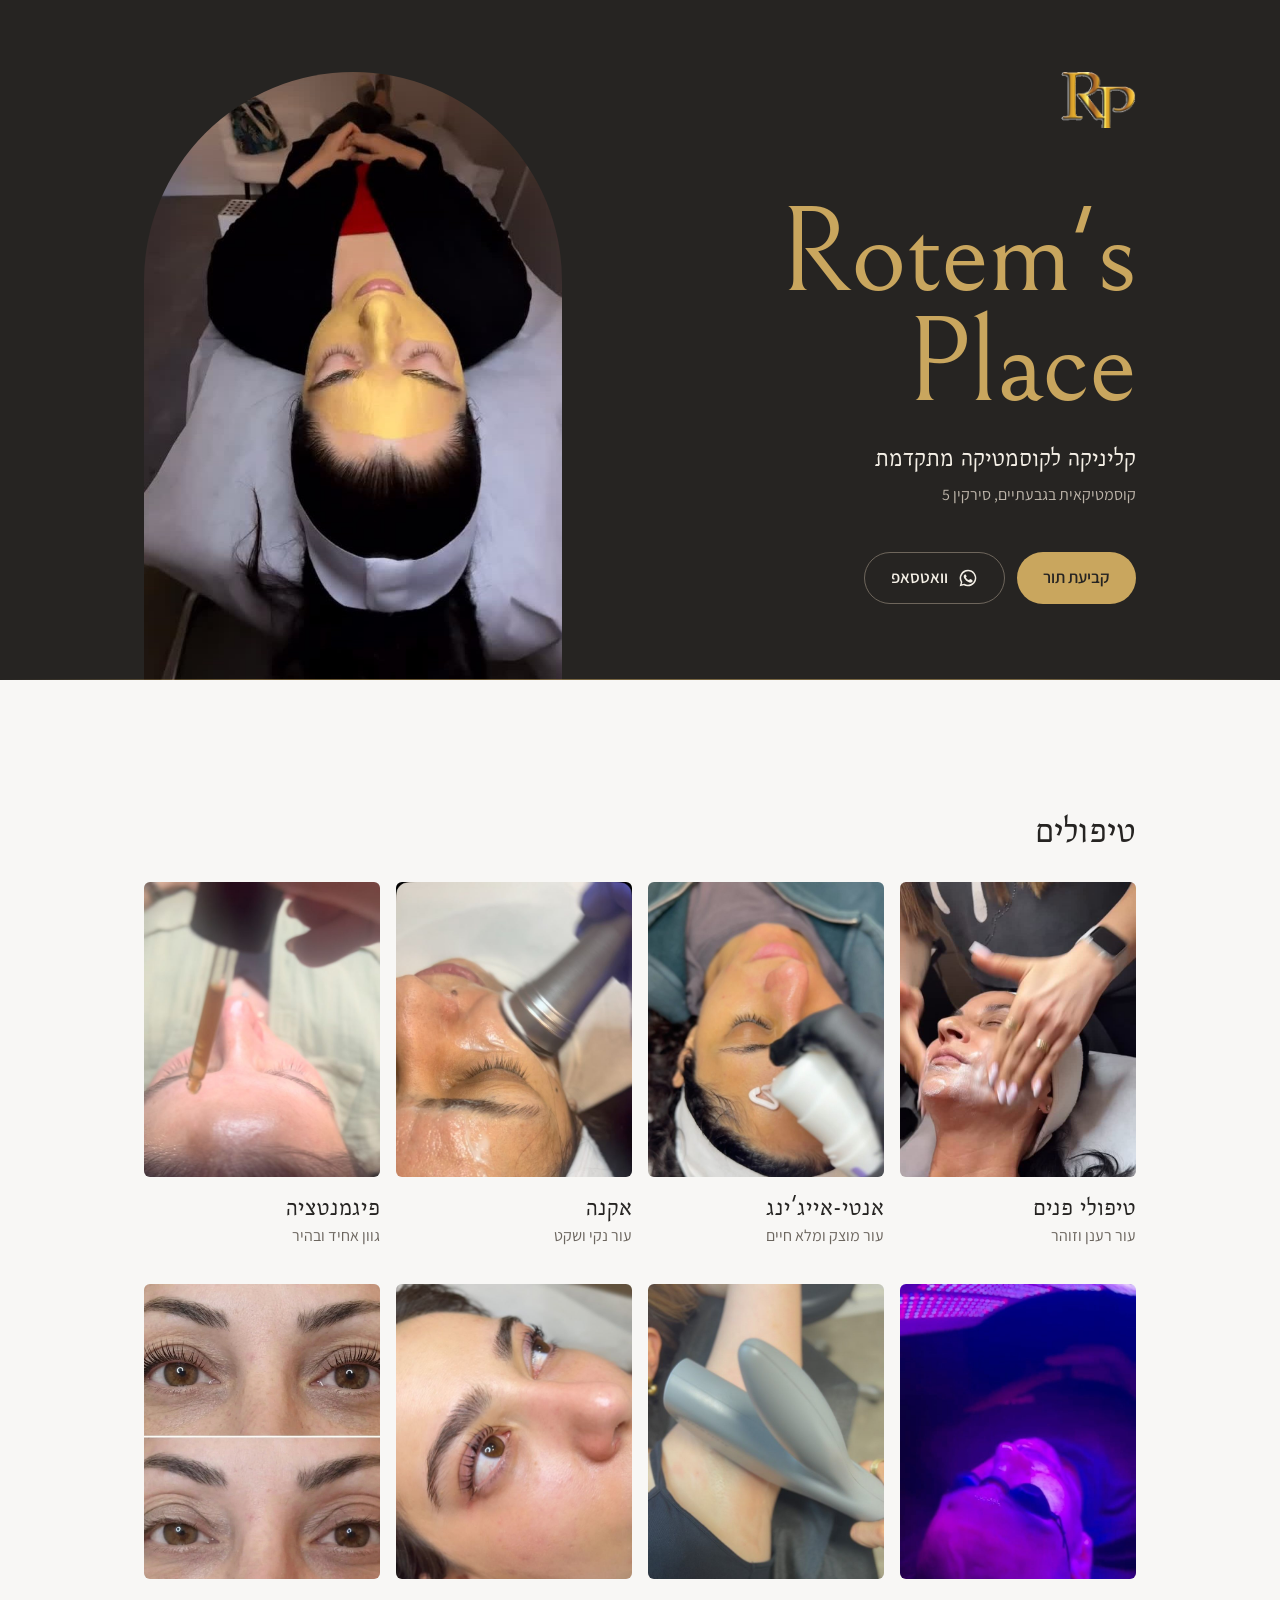
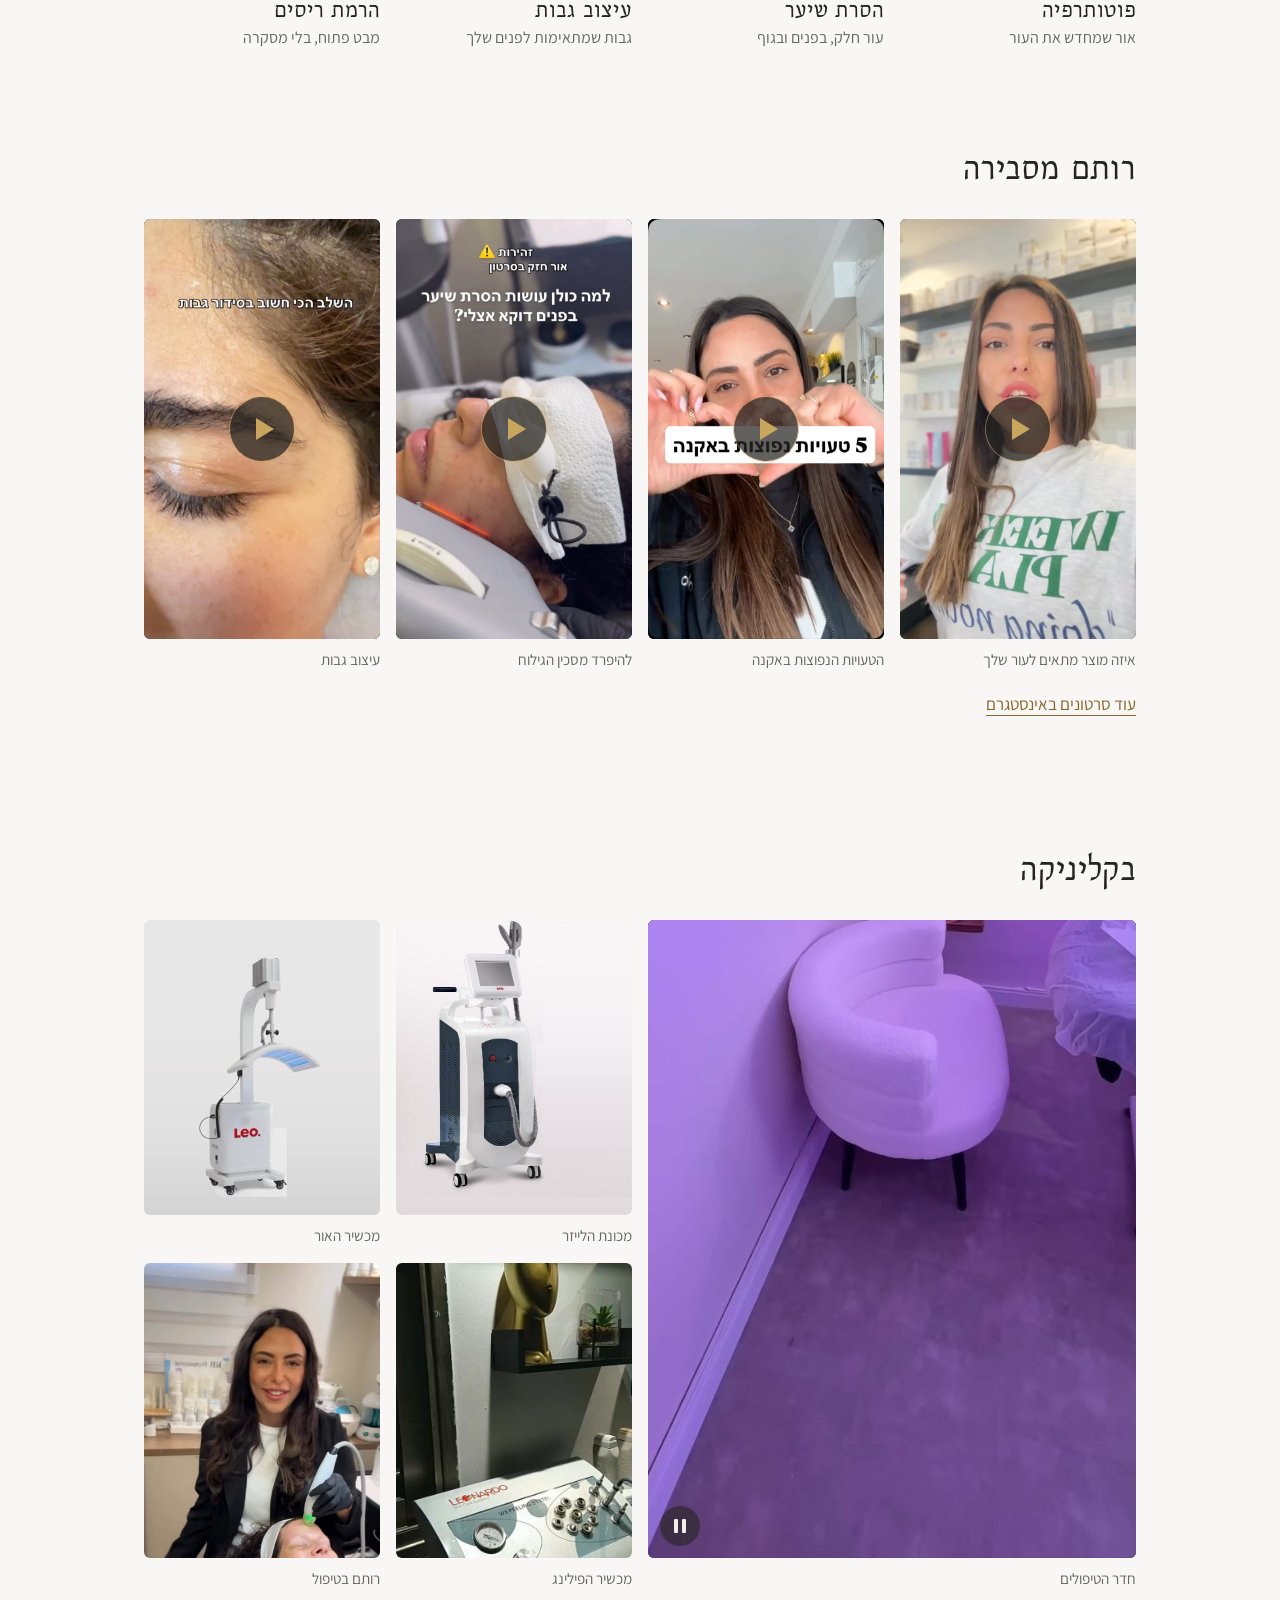
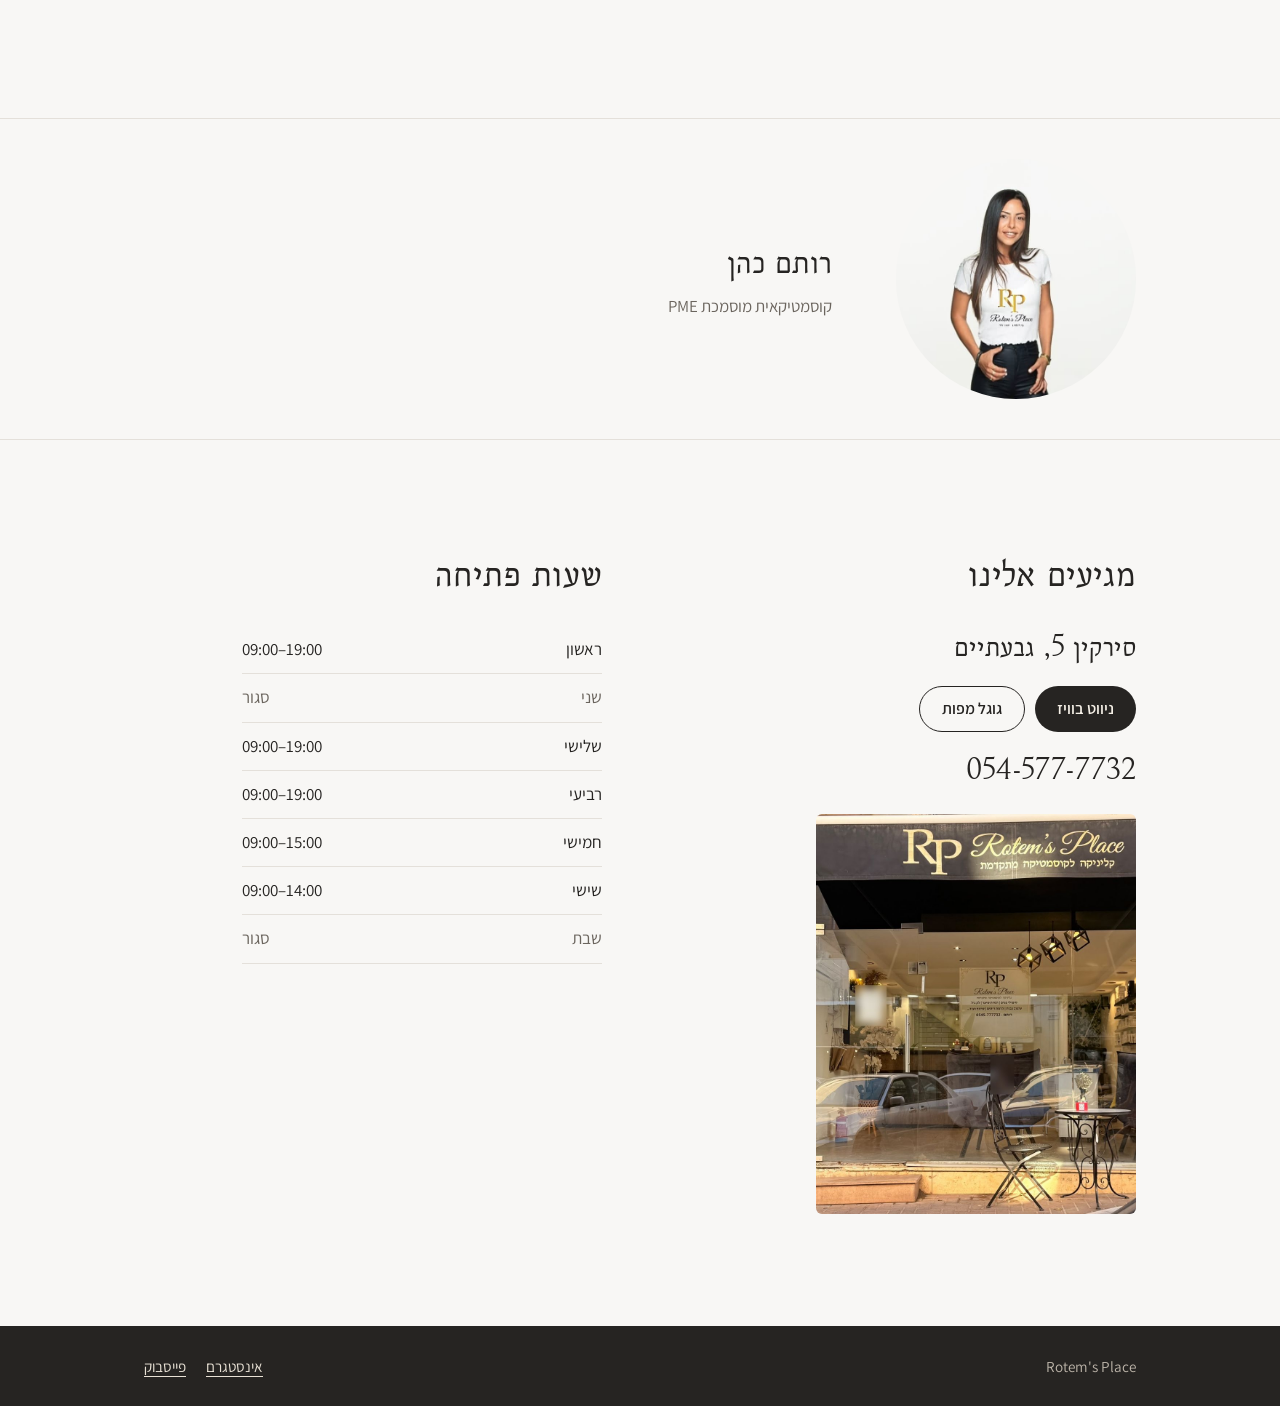
<file: new/index.html>
<!doctype html>
<html lang="he" dir="rtl" class="no-js">
<head>
<meta charset="utf-8">
<meta name="viewport" content="width=device-width, initial-scale=1, viewport-fit=cover">
<meta name="robots" content="noindex, nofollow">
<title>Rotem's Place | קוסמטיקאית בגבעתיים – קליניקה לקוסמטיקה מתקדמת</title>
<meta name="description" content="Rotem's Place – קוסמטיקאית בגבעתיים, קליניקה לקוסמטיקה מתקדמת. סירקין 5, גבעתיים. קביעת תור אונליין או בוואטסאפ 054-577-7732.">
<meta name="theme-color" content="#262422">
<link rel="icon" href="/favicon.ico" sizes="any">
<link rel="apple-touch-icon" href="/assets/apple-touch-icon.png">
<meta property="og:type" content="website">
<meta property="og:title" content="Rotem's Place – קליניקה לקוסמטיקה מתקדמת">
<meta property="og:description" content="סירקין 5, גבעתיים">
<meta property="og:image" content="https://www.rotemplace.co.il/assets/og-rotem-place-2026.jpg">
<meta property="og:image:width" content="1200">
<meta property="og:image:height" content="630">
<meta property="og:locale" content="he_IL">
<script>document.documentElement.className = "js";</script>
<link rel="preconnect" href="https://fonts.googleapis.com">
<link rel="preconnect" href="https://fonts.gstatic.com" crossorigin>
<link href="https://fonts.googleapis.com/css2?family=Bellefair&family=Assistant:wght@400;600&display=swap" rel="stylesheet">
<script type="application/ld+json">
{
  "@context": "https://schema.org",
  "@type": "BeautySalon",
  "name": "Rotem's Place",
  "alternateName": [
    "רותם פלייס",
    "Rotem cosmetics clinic"
  ],
  "url": "https://www.rotemplace.co.il/",
  "image": "https://www.rotemplace.co.il/assets/storefront.jpg",
  "logo": "https://www.rotemplace.co.il/assets/logo.png",
  "telephone": "+972545777732",
  "address": {
    "@type": "PostalAddress",
    "streetAddress": "סירקין 5",
    "addressLocality": "גבעתיים",
    "postalCode": "5329408",
    "addressCountry": "IL"
  },
  "geo": {
    "@type": "GeoCoordinates",
    "latitude": 32.0766605,
    "longitude": 34.8142291
  },
  "hasMap": "https://maps.google.com/?cid=5940175902758945014",
  "openingHoursSpecification": [
    {
      "@type": "OpeningHoursSpecification",
      "dayOfWeek": [
        "Sunday",
        "Tuesday",
        "Wednesday"
      ],
      "opens": "09:00",
      "closes": "19:00"
    },
    {
      "@type": "OpeningHoursSpecification",
      "dayOfWeek": "Thursday",
      "opens": "09:00",
      "closes": "15:00"
    },
    {
      "@type": "OpeningHoursSpecification",
      "dayOfWeek": "Friday",
      "opens": "09:00",
      "closes": "14:00"
    }
  ],
  "sameAs": [
    "https://www.instagram.com/rotem.cosmetics.clinic/",
    "https://www.facebook.com/torotem",
    "https://maps.google.com/?cid=5940175902758945014"
  ],
  "description": "קליניקה לקוסמטיקה מתקדמת בגבעתיים של רותם כהן, קוסמטיקאית מוסמכת PME.",
  "founder": {
    "@type": "Person",
    "name": "רותם כהן",
    "jobTitle": "קוסמטיקאית מוסמכת PME"
  },
  "areaServed": [
    "גבעתיים",
    "רמת גן",
    "תל אביב"
  ],
  "hasOfferCatalog": {
    "@type": "OfferCatalog",
    "name": "טיפולים",
    "itemListElement": [
      {
        "@type": "Offer",
        "itemOffered": {
          "@type": "Service",
          "name": "טיפולי פנים"
        }
      },
      {
        "@type": "Offer",
        "itemOffered": {
          "@type": "Service",
          "name": "אנטי-אייג'ינג"
        }
      },
      {
        "@type": "Offer",
        "itemOffered": {
          "@type": "Service",
          "name": "טיפול באקנה"
        }
      },
      {
        "@type": "Offer",
        "itemOffered": {
          "@type": "Service",
          "name": "טיפול בפיגמנטציה"
        }
      },
      {
        "@type": "Offer",
        "itemOffered": {
          "@type": "Service",
          "name": "פוטותרפיה"
        }
      },
      {
        "@type": "Offer",
        "itemOffered": {
          "@type": "Service",
          "name": "הסרת שיער בלייזר"
        }
      },
      {
        "@type": "Offer",
        "itemOffered": {
          "@type": "Service",
          "name": "עיצוב גבות"
        }
      },
      {
        "@type": "Offer",
        "itemOffered": {
          "@type": "Service",
          "name": "הרמת ריסים"
        }
      }
    ]
  },
  "potentialAction": {
    "@type": "ReserveAction",
    "target": "https://schedule.easybizy.net/rotemcohen/welcome"
  }
}
</script>
<style>
:root {
  --awning: #262422;
  --awning-2: #34312E;
  --gold: #C9A65E;
  --gold-ink: #86672A;
  --paper: #F8F7F5;
  --ink: #262422;
  --mute: #6B655E;
  --line: #E4E0DA;
  --display: "Bellefair", "Times New Roman", serif;
  --body: "Assistant", system-ui, -apple-system, "Segoe UI", Arial, sans-serif;
  --gutter: clamp(16px, 5vw, 64px);
}
* { box-sizing: border-box; }
html { -webkit-text-size-adjust: 100%; scroll-behavior: smooth; }
@media (prefers-reduced-motion: reduce) { html { scroll-behavior: auto; } *, *::before, *::after { animation: none !important; transition: none !important; } }
body { margin: 0; background: var(--paper); color: var(--ink); font: 400 1.0625rem/1.6 var(--body); }
img { display: block; max-width: 100%; height: auto; }
a { color: inherit; }
:focus-visible { outline: 2px solid var(--gold); outline-offset: 3px; }
.wrap { max-width: 1120px; margin: 0 auto; padding: 0 var(--gutter); }

/* ---------- Hero: the awning ---------- */
.awning { background: var(--awning); color: #F4EFE6; position: relative; overflow: hidden; }
.awning::after { /* the valance edge of the sign */
  content: ""; position: absolute; inset: auto 0 0 0; height: 1px; background: linear-gradient(90deg, transparent, var(--gold) 20%, var(--gold) 80%, transparent); opacity: .5;
}
.hero { display: grid; grid-template-columns: 1.1fr .9fr; align-items: end; gap: clamp(24px, 5vw, 72px); padding-top: clamp(28px, 6vw, 72px); }
.mark { width: 76px; margin-bottom: clamp(32px, 6vw, 72px); }
.hero h1 { margin: 0; font: 400 clamp(3.4rem, 10vw, 7.5rem)/.92 var(--display); letter-spacing: -.01em; color: var(--gold); direction: ltr; text-align: right; }
.hero .sub { margin: 18px 0 0; font: 400 clamp(1.35rem, 2.6vw, 1.8rem)/1.3 var(--display); color: #F4EFE6; }
.hero .place { margin: 6px 0 0; color: #BDB5AA; font-size: 1rem; }
.cta { display: flex; flex-wrap: wrap; gap: 12px; margin: clamp(28px, 4vw, 44px) 0 clamp(36px, 6vw, 80px); }
.btn { display: inline-flex; align-items: center; justify-content: center; gap: 10px; min-height: 52px; padding: 0 26px; border-radius: 999px; font: 600 1.05rem/1 var(--body); text-decoration: none; transition: background-color .2s, color .2s, border-color .2s; }
.btn svg { width: 20px; height: 20px; flex: none; }
.btn-gold { background: var(--gold); color: var(--awning); }
.btn-gold:hover { background: #D9B972; }
.btn-line { border: 1px solid #6E665C; color: #F4EFE6; }
.btn-line:hover { border-color: var(--gold); color: var(--gold); }
.hero-photo { align-self: stretch; position: relative; margin-bottom: -1px; }
.hero-photo img { width: 100%; height: 100%; max-height: 620px; object-fit: cover; object-position: 50% 30%; border-radius: 240px 240px 0 0; }

/* ---------- Treatments: one typographic block ---------- */
.treatments { padding-block: clamp(64px, 10vw, 128px) clamp(48px, 8vw, 96px); }
.treatments h2, .gallery h2, .visit h2 { margin: 0 0 28px; font: 400 clamp(1.9rem, 4vw, 2.6rem)/1.1 var(--display); }
.cards { list-style: none; margin: 0; padding: 0; display: grid; grid-template-columns: repeat(4, 1fr); gap: 36px 16px; }
.cards img { width: 100%; aspect-ratio: 4 / 5; object-fit: cover; border-radius: 6px; background: var(--line); }
.cards h3 { margin: 14px 0 2px; font: 400 clamp(1.4rem, 2.2vw, 1.75rem)/1.15 var(--display); }
.cards p { margin: 0; color: var(--mute); font-size: 1rem; line-height: 1.4; }

/* ---------- Gallery ---------- */
.gallery { padding-bottom: clamp(64px, 10vw, 128px); }
.strip { display: grid; grid-template-columns: repeat(4, 1fr); gap: 16px; }
.strip .room { grid-column: span 2; grid-row: span 2; display: flex; flex-direction: column; }
.strip .room img { flex: 1; min-height: 0; aspect-ratio: auto; height: 100%; }
.vbox { position: relative; flex: 1; min-height: 0; overflow: hidden; border-radius: 6px; background: var(--awning); }
.vbox video.loop { position: absolute; inset: 0; width: 100%; height: 100%; object-fit: cover; object-position: 50% 100%; transform: scale(1.2); transform-origin: 50% 100%; }
.vtoggle { position: absolute; left: 12px; bottom: 12px; width: 40px; height: 40px; border: 0; border-radius: 50%; background: rgba(38,36,34,.6); cursor: pointer; }
.vtoggle::before, .vtoggle::after { content: ""; position: absolute; top: 13px; width: 4px; height: 14px; background: #F4EFE6; border-radius: 1px; }
.vtoggle::before { left: 14px; } .vtoggle::after { left: 22px; }
.vtoggle[aria-pressed="true"]::before { left: 16px; width: 0; height: 0; background: none; border-style: solid; border-width: 7px 0 7px 12px; border-color: transparent transparent transparent #F4EFE6; }
.vtoggle[aria-pressed="true"]::after { display: none; }
.storefront { width: 100%; max-width: 320px; aspect-ratio: 4 / 5; object-fit: cover; border-radius: 6px; margin-top: 28px; }
.strip figure { margin: 0; }
.strip img { width: 100%; aspect-ratio: 4 / 5; object-fit: cover; border-radius: 6px; background: var(--line); }
.strip figcaption { margin-top: 8px; font-size: .95rem; color: var(--mute); }

.videos { padding-bottom: clamp(64px, 10vw, 128px); }
.videos h2 { margin: 0 0 28px; font: 400 clamp(1.9rem, 4vw, 2.6rem)/1.1 var(--display); }
.reel { position: relative; display: block; width: 100%; padding: 0; border: 0; background: var(--awning); border-radius: 6px; overflow: hidden; cursor: pointer; aspect-ratio: 9 / 16; }
video.reel { object-fit: cover; }
.reel img { position: absolute; inset: 0; width: 100%; height: 100%; object-fit: cover; aspect-ratio: auto; border-radius: 0; }
.reel .play { position: absolute; inset: 50% auto auto 50%; width: 64px; height: 64px; margin: -32px 0 0 -32px; border-radius: 50%; background: rgba(38,36,34,.72); box-shadow: 0 0 0 1px rgba(201,166,94,.6); }
.reel .play::after { content: ""; position: absolute; top: 50%; left: 50%; margin: -11px 0 0 -6px; border-style: solid; border-width: 11px 0 11px 18px; border-color: transparent transparent transparent var(--gold); }
.reel:hover .play { background: rgba(38,36,34,.88); }
.more { display: inline-block; margin-top: 20px; color: var(--gold-ink); text-underline-offset: 5px; }

/* ---------- Rotem ---------- */
.rotem { border-top: 1px solid var(--line); border-bottom: 1px solid var(--line); }
.rotem .wrap { display: grid; grid-template-columns: 240px 1fr; gap: clamp(24px, 5vw, 64px); align-items: center; padding-top: 40px; padding-bottom: 40px; }
.rotem img { width: 240px; aspect-ratio: 1; object-fit: cover; object-position: 50% 18%; border-radius: 50%; }
.rotem p { margin: 0; font: 400 clamp(1.6rem, 3.4vw, 2.3rem)/1.25 var(--display); }
.rotem p span { display: block; margin-top: 8px; font: 400 1.05rem/1.5 var(--body); color: var(--mute); }

/* ---------- Visit ---------- */
.visit { padding: clamp(56px, 9vw, 112px) 0; }
.visit .wrap { display: grid; grid-template-columns: 1fr 1fr; gap: clamp(32px, 6vw, 80px); }
.visit address { font-style: normal; font: 400 clamp(1.5rem, 3vw, 2rem)/1.3 var(--display); }
.visit address a { color: var(--gold-ink); text-decoration-thickness: 1px; text-underline-offset: 5px; font-family: var(--body); font-size: 1rem; display: inline-block; margin-top: 10px; }
.nav-btns { display: flex; flex-wrap: wrap; gap: 10px; margin-top: 18px; }
.nav-btns .btn { min-height: 46px; padding: 0 22px; font-size: 1rem; }
.btn-ink { background: var(--awning); color: #F4EFE6; }
.btn-ink:hover { background: #3A3633; }
.btn-ink-line { border: 1px solid var(--ink); color: var(--ink); }
.btn-ink-line:hover { border-color: var(--gold-ink); color: var(--gold-ink); }
.phone { display: block; width: fit-content; margin-top: 22px; font: 400 clamp(1.5rem, 3vw, 2rem)/1 var(--display); text-decoration: none; direction: ltr; }
.hours { width: 100%; max-width: 360px; border-collapse: collapse; }
.hours td { padding: 10px 0; border-bottom: 1px solid var(--line); }
.hours td:last-child { text-align: left; direction: ltr; font-variant-numeric: tabular-nums; }
.hours tr.closed td { color: var(--mute); }

footer { background: var(--awning); color: #BDB5AA; padding: 28px 0 calc(28px + env(safe-area-inset-bottom)); font-size: .95rem; }
footer .wrap { display: flex; flex-wrap: wrap; gap: 12px 28px; align-items: center; justify-content: space-between; }
footer nav { display: flex; gap: 20px; }
footer a { color: #E8E1D5; text-underline-offset: 4px; }
footer a:hover { color: var(--gold); }

/* mobile booking bar */
.dock { display: none; }

@media (max-width: 820px) {
  .hero { grid-template-columns: 1fr; }
  .mark { margin-bottom: 28px; width: 52px; }
  .hero-photo img { max-height: 420px; border-radius: 180px 180px 0 0; }
  .cta { margin-bottom: 36px; }
  .strip { grid-template-columns: none; grid-auto-flow: column; grid-auto-columns: 72%; overflow-x: auto; scroll-snap-type: x mandatory; padding-bottom: 8px; margin: 0 calc(-1 * var(--gutter)); padding-inline: var(--gutter); scroll-padding-inline: var(--gutter); }
  .strip figure { scroll-snap-align: start; }
  .strip .room { grid-column: auto; grid-row: auto; display: block; }
  .strip .room img { aspect-ratio: 4 / 5; height: auto; }
  .vbox { aspect-ratio: 4 / 5; }
  .cards { grid-template-columns: 1fr 1fr; gap: 28px 12px; }
  .rotem .wrap { grid-template-columns: 112px 1fr; }
  .rotem img { width: 112px; }
  .visit .wrap { grid-template-columns: 1fr; }
  body { padding-bottom: 76px; }
  .dock { display: flex; gap: 8px; position: fixed; inset: auto 0 0 0; z-index: 10; padding: 10px 12px calc(10px + env(safe-area-inset-bottom)); background: rgba(38,36,34,.96); transition: transform .25s ease; }
  .js .dock { transform: translateY(110%); }
  .js .dock.on { transform: none; }
  .dock .btn { flex: 1; min-height: 48px; padding: 0 8px; font-size: 1rem; }
  .dock .btn-gold { flex: 1.3; }
  footer { padding-bottom: 28px; }
}
</style>
</head>
<body>

<header class="awning">
  <div class="wrap hero">
    <div>
      <img class="mark" src="/assets/rp-mark.png" alt="" width="162" height="119">
      <h1>Rotem's Place</h1>
      <p class="sub">קליניקה לקוסמטיקה מתקדמת</p>
      <p class="place">קוסמטיקאית בגבעתיים, סירקין 5</p>
      <div class="cta">
        <a class="btn btn-gold" href="https://schedule.easybizy.net/rotemcohen/welcome" target="_blank" rel="noopener">קביעת תור</a>
        <a class="btn btn-line" href="https://wa.me/972545777732" target="_blank" rel="noopener">
          <svg viewBox="0 0 24 24" aria-hidden="true" fill="currentColor"><path d="M12 2a10 10 0 0 0-8.6 15.1L2 22l5-1.3A10 10 0 1 0 12 2Zm0 18.2a8.2 8.2 0 0 1-4.2-1.2l-.3-.2-3 .8.8-2.9-.2-.3A8.2 8.2 0 1 1 12 20.2Zm4.5-6.1c-.2-.1-1.5-.7-1.7-.8-.2-.1-.4-.1-.6.1l-.8 1c-.1.2-.3.2-.5.1a6.7 6.7 0 0 1-3.3-2.9c-.2-.4.2-.4.7-1.3.1-.2 0-.3 0-.4l-.8-1.8c-.2-.5-.4-.4-.6-.4h-.5a1 1 0 0 0-.7.3 3 3 0 0 0-.9 2.2 5.2 5.2 0 0 0 1.1 2.7 11.8 11.8 0 0 0 4.5 4c1.7.7 2.3.8 3.2.6a2.7 2.7 0 0 0 1.8-1.3 2.2 2.2 0 0 0 .1-1.3c0-.1-.2-.2-.4-.3Z"/></svg>
          וואטסאפ
        </a>
      </div>
    </div>
    <div class="hero-photo">
      <img src="/assets/gold-mask.jpg" alt="טיפול פנים עם מסכת זהב בקליניקה" width="640" height="909" fetchpriority="high">
    </div>
  </div>
</header>

<main>
  <section class="treatments wrap" aria-labelledby="t-title">
    <h2 id="t-title">טיפולים</h2>
    <ul class="cards">
      <li><img src="/assets/facial-hands.jpg" alt="רותם בטיפול פנים" width="640" height="800" loading="lazy"><h3>טיפולי פנים</h3><p>עור רענן וזוהר</p></li>
      <li><img src="/assets/facial-device.jpg" alt="טיפול פנים במכשיר" width="720" height="900" loading="lazy"><h3>אנטי-אייג'ינג</h3><p>עור מוצק ומלא חיים</p></li>
      <li><img src="/assets/t/acne.jpg" alt="טיפול באקנה במכשיר" width="720" height="900" loading="lazy"><h3>אקנה</h3><p>עור נקי ושקט</p></li>
      <li><img src="/assets/t/pigment.jpg" alt="סרום בטיפול פיגמנטציה" width="720" height="900" loading="lazy"><h3>פיגמנטציה</h3><p>גוון אחיד ובהיר</p></li>
      <li><img src="/assets/t/phototherapy.jpg" alt="טיפול פוטותרפיה באור" width="720" height="900" loading="lazy"><h3>פוטותרפיה</h3><p>אור שמחדש את העור</p></li>
      <li><img src="/assets/t/hair.jpg" alt="הסרת שיער במכשיר" width="720" height="900" loading="lazy"><h3>הסרת שיער</h3><p>עור חלק, בפנים ובגוף</p></li>
      <li><img src="/assets/t/brows.jpg" alt="גבות מעוצבות" width="720" height="900" loading="lazy"><h3>עיצוב גבות</h3><p>גבות שמתאימות לפנים שלך</p></li>
      <li><img src="/assets/lashes-before-after.jpg" alt="הרמת ריסים, לפני ואחרי" width="990" height="990" loading="lazy"><h3>הרמת ריסים</h3><p>מבט פתוח, בלי מסקרה</p></li>
    </ul>
  </section>

  <section class="videos wrap" aria-labelledby="r-title">
    <h2 id="r-title">רותם מסבירה</h2>
    <div class="strip reels">
      <figure><button class="reel" type="button" data-src="/assets/video/skin-type.mp4" aria-label="הפעלת הסרטון: איזה מוצר מתאים לעור שלך"><img src="/assets/video/skin-type.jpg" alt="" width="720" height="1280" loading="lazy"><span class="play" aria-hidden="true"></span></button><figcaption>איזה מוצר מתאים לעור שלך</figcaption></figure>
      <figure><button class="reel" type="button" data-src="/assets/video/acne.mp4" aria-label="הפעלת הסרטון: הטעויות הנפוצות באקנה"><img src="/assets/video/acne.jpg" alt="" width="720" height="1280" loading="lazy"><span class="play" aria-hidden="true"></span></button><figcaption>הטעויות הנפוצות באקנה</figcaption></figure>
      <figure><button class="reel" type="button" data-src="/assets/video/hair-removal.mp4" aria-label="הפעלת הסרטון: להיפרד מסכין הגילוח"><img src="/assets/video/hair-removal.jpg" alt="" width="720" height="1280" loading="lazy"><span class="play" aria-hidden="true"></span></button><figcaption>להיפרד מסכין הגילוח</figcaption></figure>
      <figure><button class="reel" type="button" data-src="/assets/video/brows.mp4" aria-label="הפעלת הסרטון: עיצוב גבות"><img src="/assets/video/brows.jpg" alt="" width="720" height="1280" loading="lazy"><span class="play" aria-hidden="true"></span></button><figcaption>עיצוב גבות</figcaption></figure>
    </div>
    <a class="more" href="https://www.instagram.com/rotem.cosmetics.clinic/" target="_blank" rel="noopener">עוד סרטונים באינסטגרם</a>
  </section>

  <section class="gallery wrap" aria-labelledby="g-title">
    <h2 id="g-title">בקליניקה</h2>
    <div class="strip">
      <figure class="room"><div class="vbox"><video class="loop" muted playsinline loop preload="none" poster="/assets/video/room-loop.jpg" data-src="/assets/video/room-loop.mp4" data-segs="0-3.2,10.2-13.4" aria-label="סיור קצר בחדר הטיפולים" width="720" height="900"></video><button class="vtoggle" type="button" aria-label="עצירת הסרטון" aria-pressed="false"></button></div><figcaption>חדר הטיפולים</figcaption></figure>
      <figure><img src="/assets/t/device-laser.jpg" alt="מכונת הלייזר להסרת שיער בקליניקה" width="720" height="900" loading="lazy"><figcaption>מכונת הלייזר</figcaption></figure>
      <figure><img src="/assets/t/device-led.jpg" alt="מכשיר הפוטותרפיה (טיפול באור) בקליניקה" width="850" height="1064" loading="lazy"><figcaption>מכשיר האור</figcaption></figure>
      <figure><img src="/assets/t/device-leonardo.jpg" alt="מכשיר הפילינג בקליניקה" width="576" height="720" loading="lazy"><figcaption>מכשיר הפילינג</figcaption></figure>
      <figure><img src="/assets/t/rotem-treatment-room.jpg" alt="רותם בטיפול פנים בחדר הטיפולים" width="800" height="1000" loading="lazy"><figcaption>רותם בטיפול</figcaption></figure>
    </div>
  </section>

  <section class="rotem" aria-label="רותם">
    <div class="wrap">
      <img src="/assets/rotem-portrait.jpg" alt="רותם כהן" width="570" height="654" loading="lazy">
      <p>רותם כהן<span>קוסמטיקאית מוסמכת PME</span></p>
    </div>
  </section>

  <section class="visit" aria-labelledby="v-title">
    <div class="wrap">
      <div>
        <h2 id="v-title">מגיעים אלינו</h2>
        <address>
          סירקין 5, גבעתיים
        </address>
        <div class="nav-btns">
          <a class="btn btn-ink" href="https://waze.com/ul?ll=32.0766605,34.8142291&amp;navigate=yes" target="_blank" rel="noopener">ניווט בוויז</a>
          <a class="btn btn-ink-line" href="https://maps.google.com/?cid=5940175902758945014" target="_blank" rel="noopener">גוגל מפות</a>
        </div>
        <a class="phone" href="tel:+972545777732">054-577-7732</a>
        <img class="storefront" src="/assets/storefront.jpg" alt="חזית הקליניקה בסירקין 5, גבעתיים" width="880" height="1100" loading="lazy">
      </div>
      <div>
        <h2>שעות פתיחה</h2>
        <table class="hours">
          <tr><td>ראשון</td><td>09:00–19:00</td></tr>
          <tr class="closed"><td>שני</td><td>סגור</td></tr>
          <tr><td>שלישי</td><td>09:00–19:00</td></tr>
          <tr><td>רביעי</td><td>09:00–19:00</td></tr>
          <tr><td>חמישי</td><td>09:00–15:00</td></tr>
          <tr><td>שישי</td><td>09:00–14:00</td></tr>
          <tr class="closed"><td>שבת</td><td>סגור</td></tr>
        </table>
      </div>
    </div>
  </section>
</main>

<footer>
  <div class="wrap">
    <span>Rotem's Place</span>
    <nav aria-label="רשתות">
      <a href="https://www.instagram.com/rotem.cosmetics.clinic/" target="_blank" rel="noopener">אינסטגרם</a>
      <a href="https://www.facebook.com/torotem" target="_blank" rel="noopener">פייסבוק</a>
    </nav>
  </div>
</footer>

<div class="dock" id="dock">
  <a class="btn btn-gold" href="https://schedule.easybizy.net/rotemcohen/welcome" target="_blank" rel="noopener">קביעת תור</a>
  <a class="btn btn-line" href="https://wa.me/972545777732" target="_blank" rel="noopener">וואטסאפ</a>
  <a class="btn btn-line" href="https://waze.com/ul?ll=32.0766605,34.8142291&amp;navigate=yes" target="_blank" rel="noopener">ניווט</a>
</div>

<script>
document.querySelectorAll('.reel').forEach(function (b) {
  b.addEventListener('click', function () {
    document.querySelectorAll('.reels video').forEach(function (v) { v.pause(); });
    var v = document.createElement('video');
    v.className = 'reel';
    v.src = b.dataset.src; v.controls = true; v.playsInline = true; v.autoplay = true;
    v.setAttribute('aria-label', b.getAttribute('aria-label').replace('הפעלת הסרטון: ', ''));
    b.replaceWith(v); v.focus();
    var p = v.play(); if (p && p.catch) p.catch(function () {});
  });
});
(function () {
  var dock = document.getElementById('dock'), hero = document.querySelector('.awning');
  if (!dock || !hero || !('IntersectionObserver' in window)) { if (dock) dock.classList.add('on'); return; }
  new IntersectionObserver(function (e) { dock.classList.toggle('on', !e[0].isIntersecting); }).observe(hero);
})();
(function () {
  var v = document.querySelector('video.loop'), btn = document.querySelector('.vtoggle');
  if (!v) return;
  var segs = (v.dataset.segs || '').split(',').map(function (x) { return x.split('-').map(parseFloat); }), k = 0, stopped = false;
  v.addEventListener('timeupdate', function () {
    if (!segs.length || v.seeking) return;
    if (v.currentTime > segs[k][1] || v.currentTime < segs[k][0] - 0.3) { k = (k + 1) % segs.length; v.currentTime = segs[k][0]; }
  });
  function go() { if (!v.getAttribute('src')) v.src = v.dataset.src; var p = v.play(); if (p && p.catch) p.catch(function () {}); }
  btn.addEventListener('click', function () {
    stopped = !stopped; btn.setAttribute('aria-pressed', String(stopped));
    btn.setAttribute('aria-label', stopped ? 'הפעלת הסרטון' : 'עצירת הסרטון');
    if (stopped) v.pause(); else go();
  });
  if (!('IntersectionObserver' in window)) { go(); return; }
  new IntersectionObserver(function (e) {
    if (e[0].isIntersecting) { if (!stopped) go(); } else { v.pause(); }
  }, { threshold: 0.25 }).observe(v);
})();
</script>
</body>
</html>
</file>
